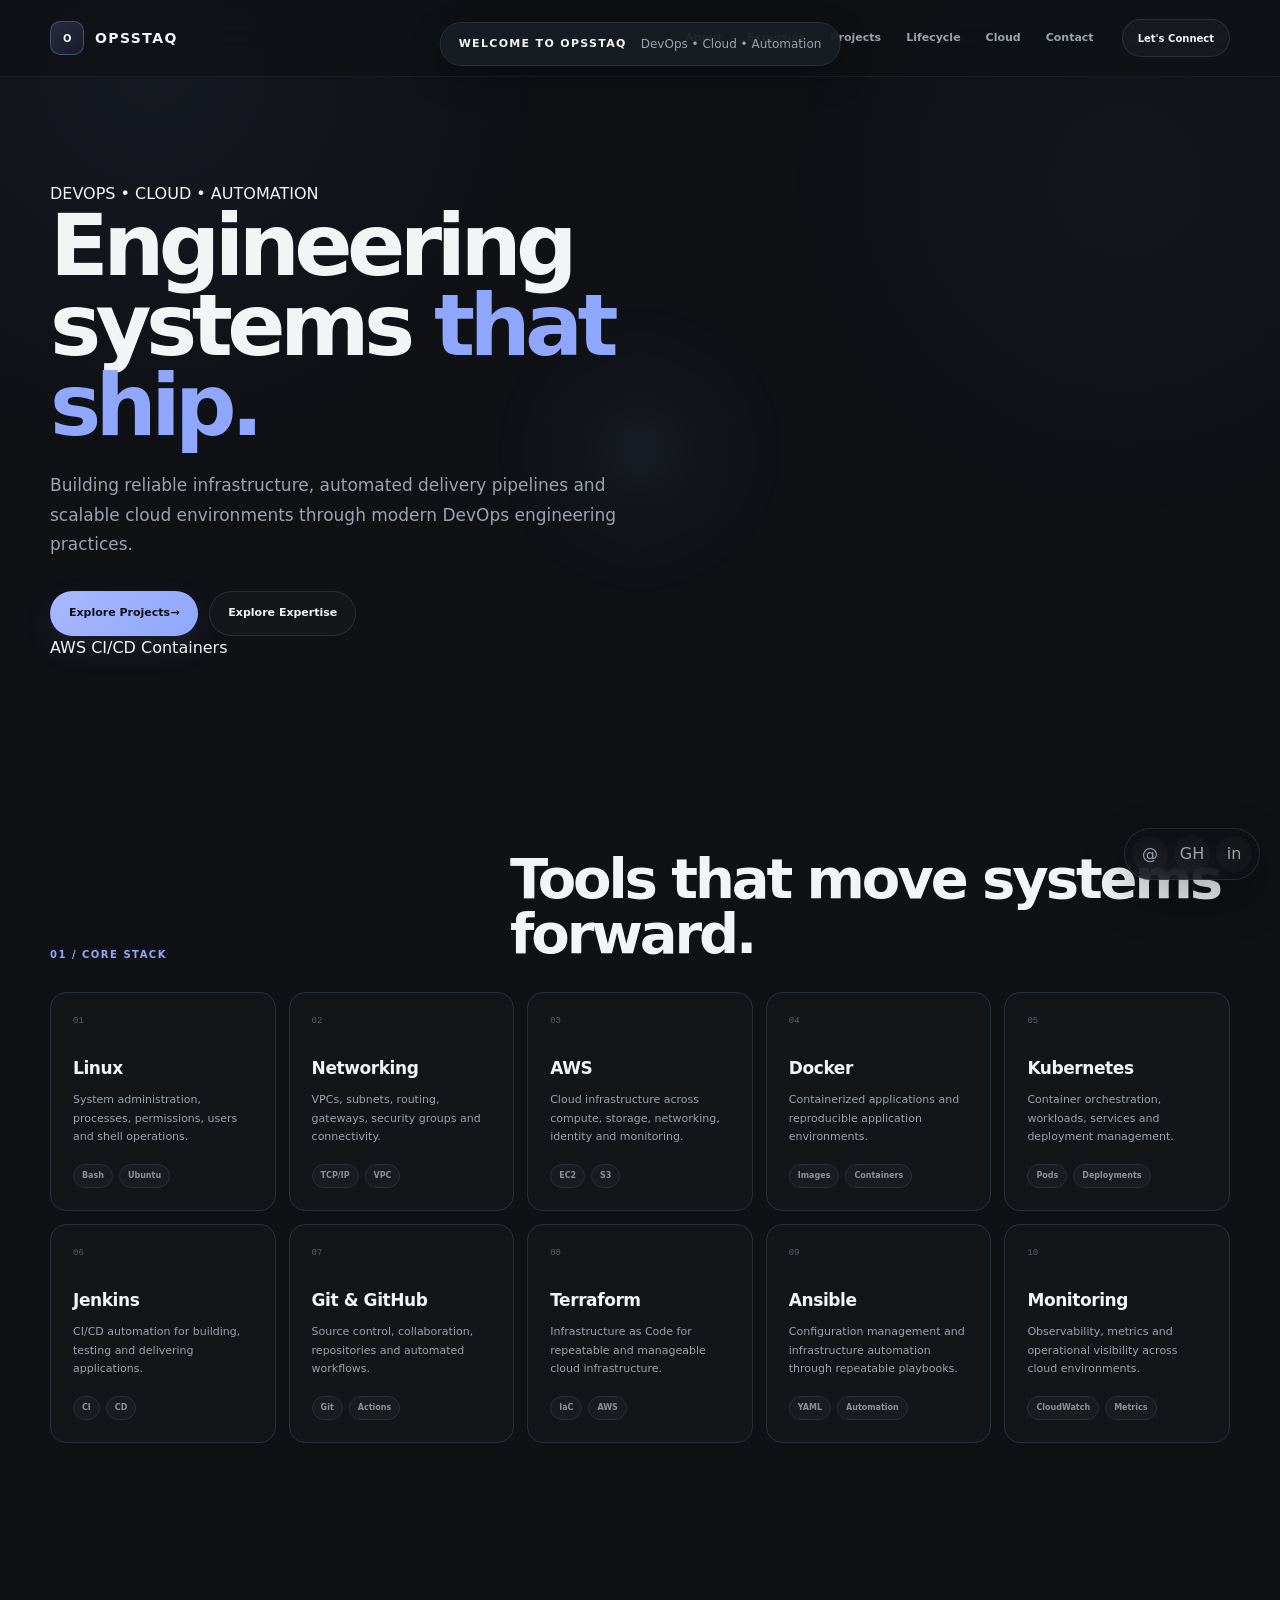
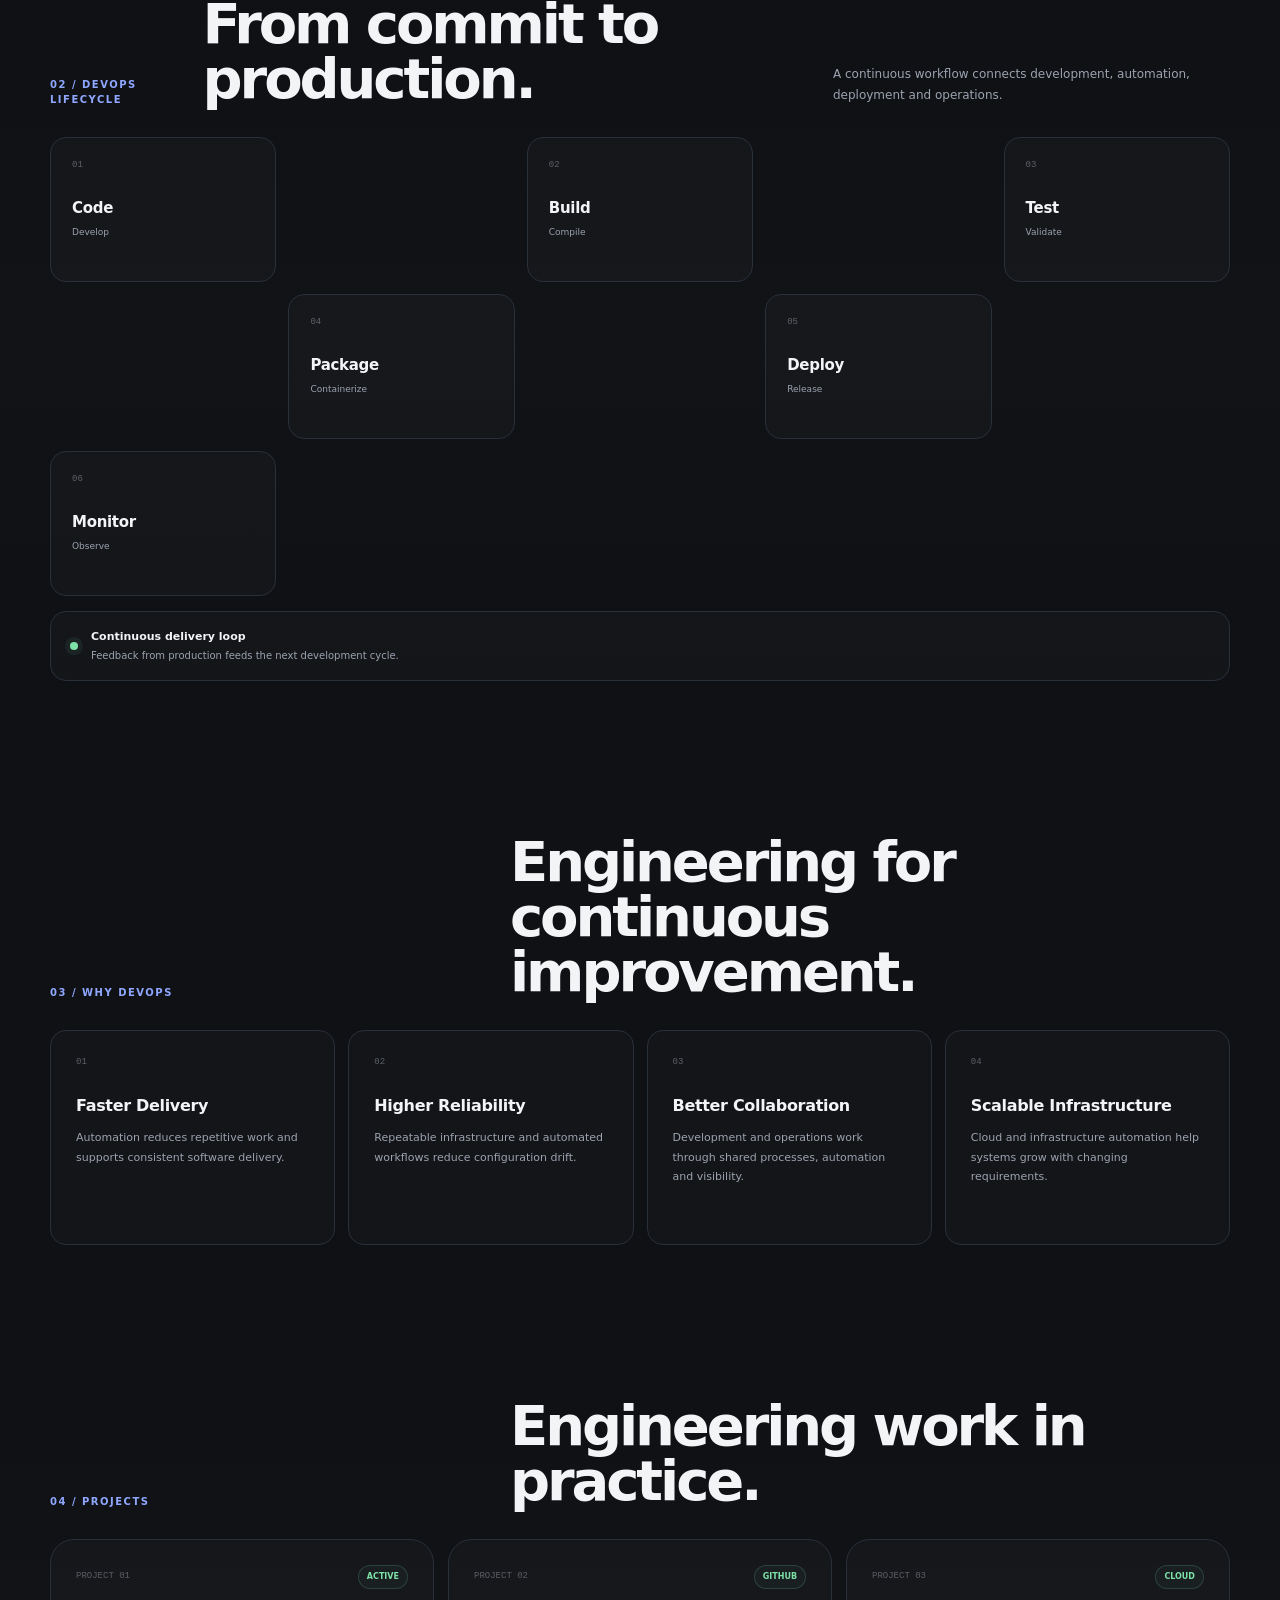
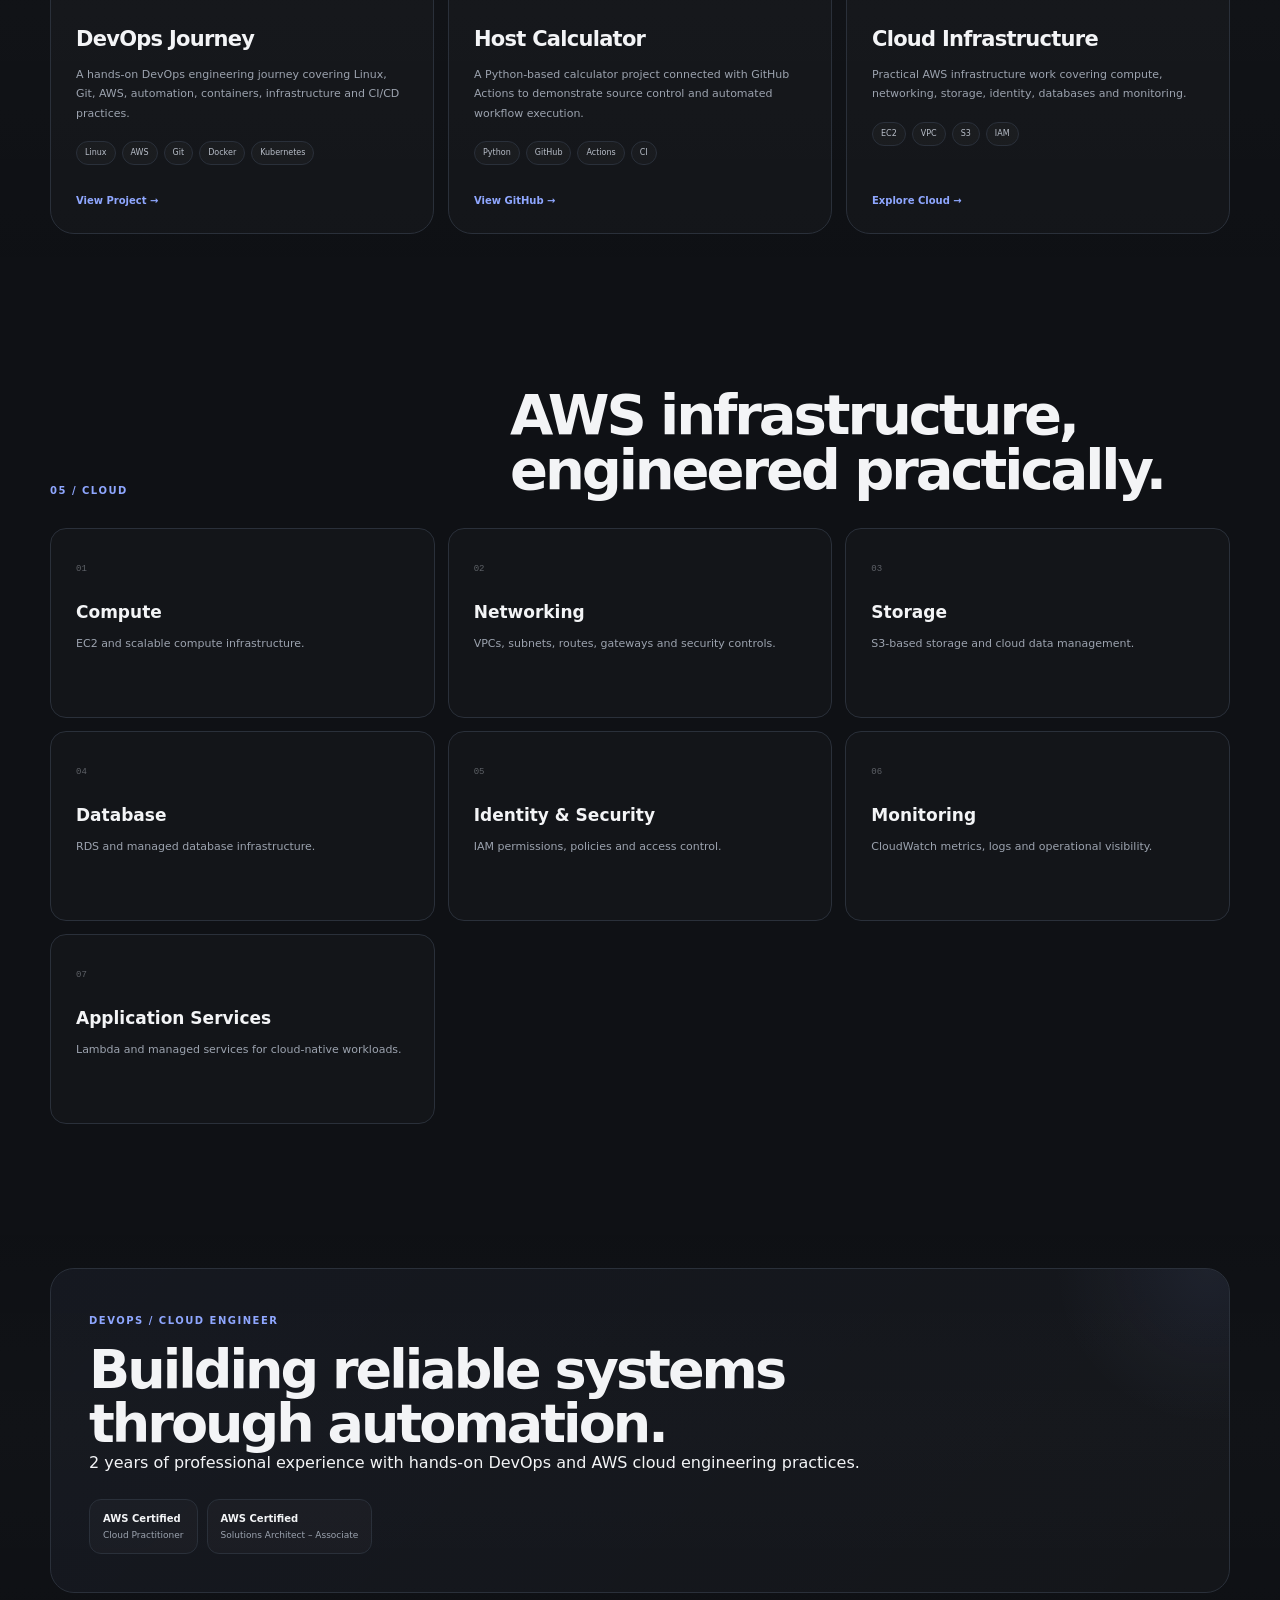
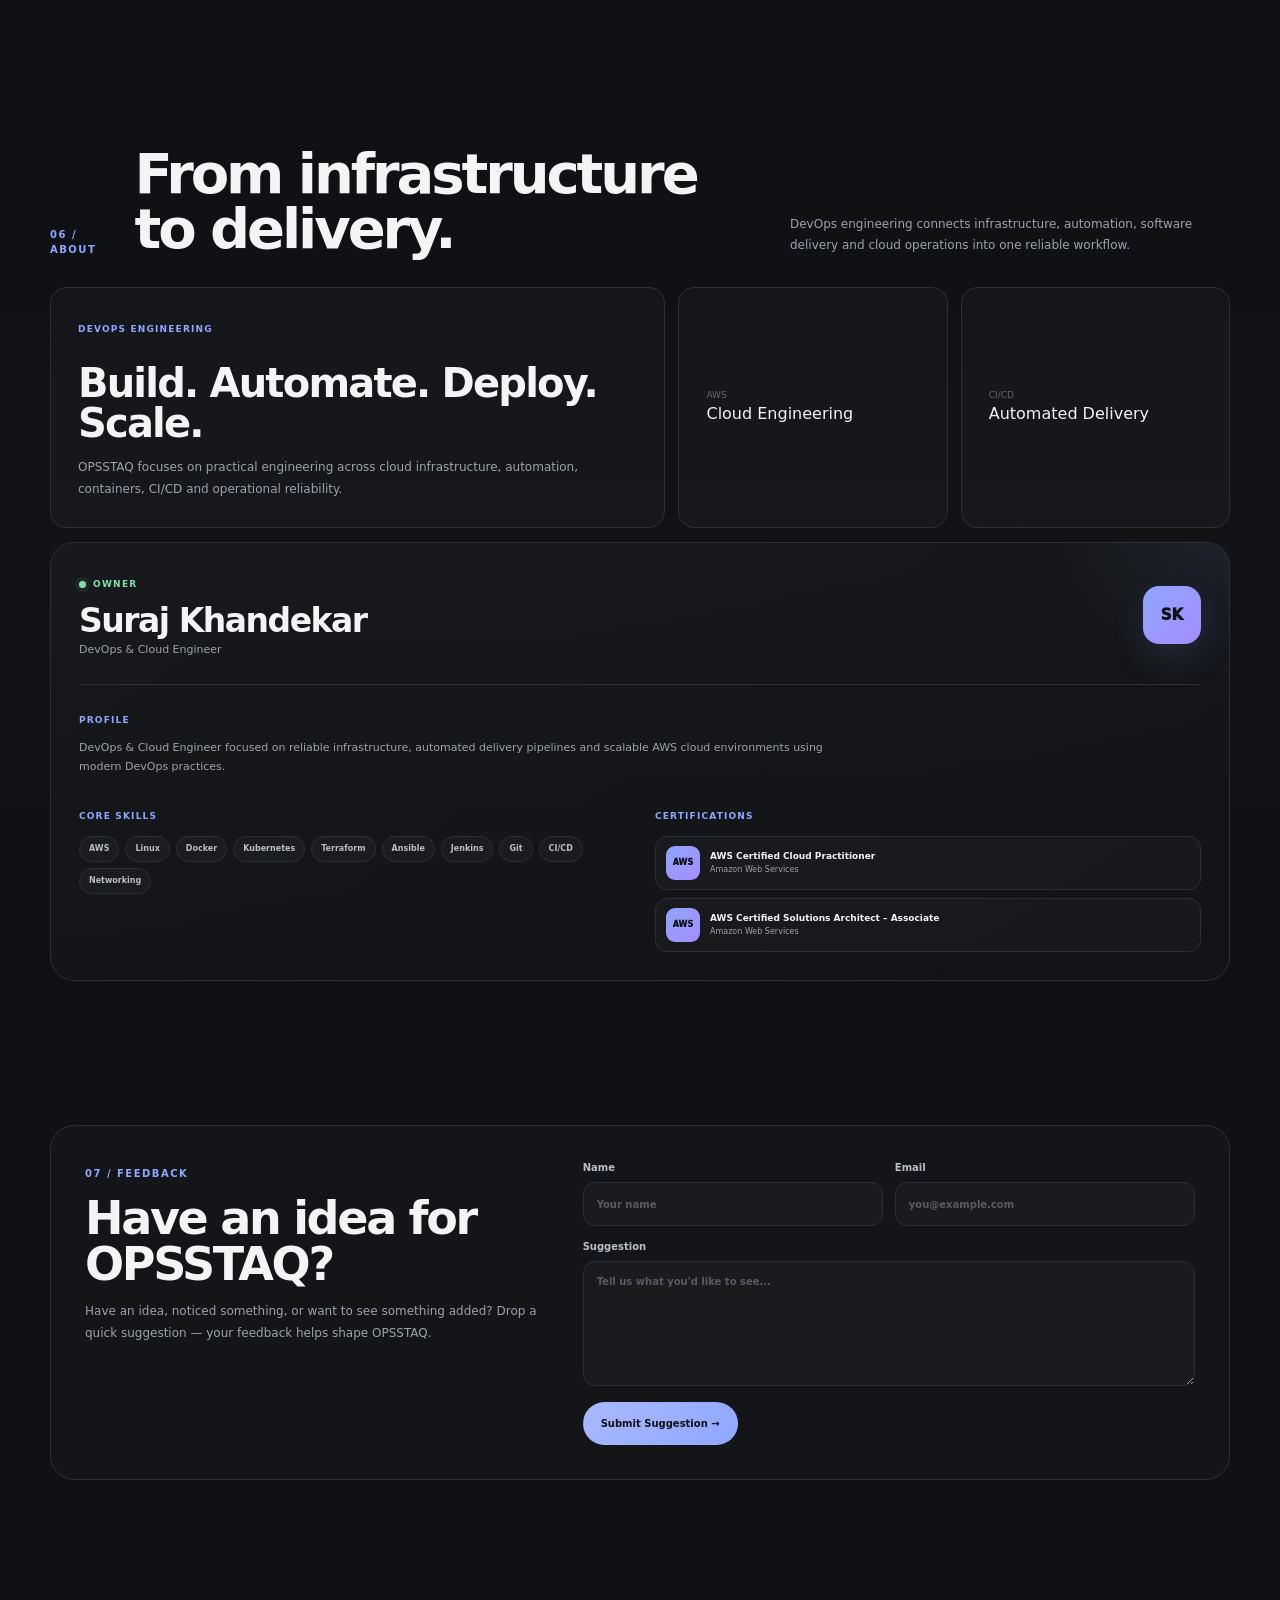
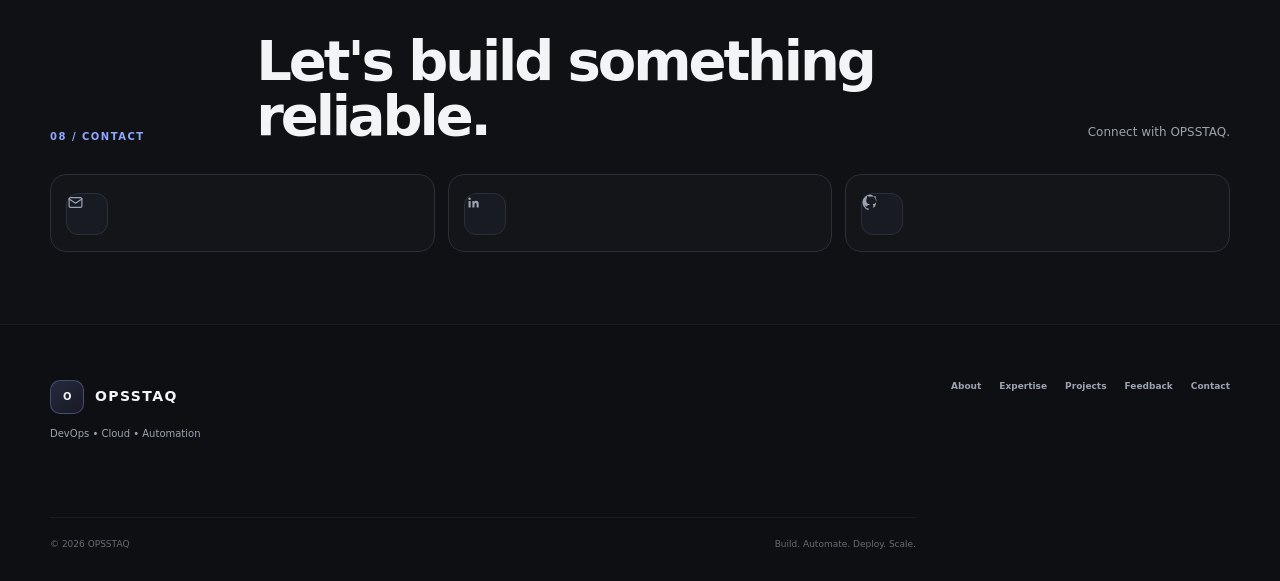
<file: index.html>
<!DOCTYPE html>
<html lang="en">
<head>
    <meta charset="UTF-8">

    <meta
        name="viewport"
        content="width=device-width, initial-scale=1.0"
    >

    <meta
        name="description"
        content="OPSSTAQ — DevOps, Cloud and Automation engineering focused on reliable infrastructure, automated delivery and scalable cloud systems."
    >

    <title>OPSSTAQ — DevOps • Cloud • Automation</title>

    <link
        rel="stylesheet"
        href="css/style.css"
    >
</head>

<body>


    <!-- ==================================================
         WELCOME MESSAGE
    =================================================== -->

    <div
        id="welcomeMessage"
        class="welcome-message"
        role="status"
        aria-live="polite"
    >
        <span class="welcome-label">WELCOME TO OPSSTAQ</span>

        <p>
            DevOps • Cloud • Automation
        </p>
    </div>


    <!-- Ambient cursor glow -->
    <div
        class="cursor-glow"
        aria-hidden="true"
    ></div>


    <!-- ==================================================
         HEADER
    =================================================== -->

    <header class="site-header">

        <div class="container header-inner">

            <a
                href="#top"
                class="brand"
                aria-label="OPSSTAQ Home"
            >
                <span class="brand-mark">O</span>

                <span class="brand-name">
                    OPSSTAQ
                </span>
            </a>


            <nav
                class="main-nav"
                aria-label="Main navigation"
            >
                <a href="#about">About</a>
                <a href="#expertise">Expertise</a>
                <a href="#projects">Projects</a>
                <a href="#lifecycle">Lifecycle</a>
                <a href="#cloud">Cloud</a>
                <a href="#contact">Contact</a>
            </nav>


            <a
                href="#contact"
                class="header-cta"
            >
                Let's Connect
            </a>

        </div>

    </header>


    <main id="top">


        <!-- ==================================================
             HERO
        =================================================== -->

        <section class="hero section">

            <div class="container hero-grid">

                <div class="hero-content reveal">

                    <span class="eyebrow">
                        DEVOPS • CLOUD • AUTOMATION
                    </span>


                    <h1>
                        Engineering systems
                        <span>that ship.</span>
                    </h1>


                    <p class="hero-description">
                        Building reliable infrastructure, automated
                        delivery pipelines and scalable cloud environments
                        through modern DevOps engineering practices.
                    </p>


                    <div class="hero-actions">

                        <a
                            href="#projects"
                            class="btn btn-primary"
                        >
                            Explore Projects
                            <span>→</span>
                        </a>


                        <a
                            href="#expertise"
                            class="btn btn-secondary"
                        >
                            Explore Expertise
                        </a>

                    </div>


                    <div class="hero-meta">

                        <span>
                            <i></i>
                            AWS
                        </span>

                        <span>
                            <i></i>
                            CI/CD
                        </span>

                        <span>
                            <i></i>
                            Containers
                        </span>

                    </div>

                </div>


                <!-- Terminal -->

                <div class="hero-terminal reveal">

                    <div class="terminal-header">

                        <div class="terminal-dots">
                            <span></span>
                            <span></span>
                            <span></span>
                        </div>

                        <span>
                            opsstaq-terminal
                        </span>

                    </div>


                    <div class="terminal-body">

                        <div>
                            <span class="terminal-prompt">$</span>
                            git push origin main
                        </div>

                        <div class="terminal-muted">
                            → Triggering CI/CD pipeline...
                        </div>

                        <div class="terminal-success">
                            ✓ Build completed
                        </div>

                        <div class="terminal-success">
                            ✓ Tests passed
                        </div>

                        <div class="terminal-success">
                            ✓ Container packaged
                        </div>

                        <div class="terminal-success">
                            ✓ Deployment completed
                        </div>

                        <div class="terminal-command">
                            <span class="terminal-prompt">$</span>
                            kubectl get pods
                        </div>

                        <div class="terminal-muted">
                            STATUS: Running
                        </div>

                    </div>

                </div>

            </div>

        </section>


        <!-- ==================================================
             CORE STACK
        =================================================== -->

        <section
            id="expertise"
            class="section"
        >

            <div class="container">

                <div class="section-heading reveal">

                    <span class="section-label">
                        01 / CORE STACK
                    </span>

                    <h2>
                        Tools that move
                        <span>systems forward.</span>
                    </h2>

                </div>


                <div class="service-grid">

                    <article class="service-card reveal">
                        <span class="service-number">01</span>
                        <h3>Linux</h3>
                        <p>
                            System administration, processes,
                            permissions, users and shell operations.
                        </p>

                        <div class="service-tags">
                            <span>Bash</span>
                            <span>Ubuntu</span>
                        </div>
                    </article>


                    <article class="service-card reveal">
                        <span class="service-number">02</span>
                        <h3>Networking</h3>
                        <p>
                            VPCs, subnets, routing, gateways,
                            security groups and connectivity.
                        </p>

                        <div class="service-tags">
                            <span>TCP/IP</span>
                            <span>VPC</span>
                        </div>
                    </article>


                    <article class="service-card reveal">
                        <span class="service-number">03</span>
                        <h3>AWS</h3>
                        <p>
                            Cloud infrastructure across compute,
                            storage, networking, identity and monitoring.
                        </p>

                        <div class="service-tags">
                            <span>EC2</span>
                            <span>S3</span>
                        </div>
                    </article>


                    <article class="service-card reveal">
                        <span class="service-number">04</span>
                        <h3>Docker</h3>
                        <p>
                            Containerized applications and reproducible
                            application environments.
                        </p>

                        <div class="service-tags">
                            <span>Images</span>
                            <span>Containers</span>
                        </div>
                    </article>


                    <article class="service-card reveal">
                        <span class="service-number">05</span>
                        <h3>Kubernetes</h3>
                        <p>
                            Container orchestration, workloads,
                            services and deployment management.
                        </p>

                        <div class="service-tags">
                            <span>Pods</span>
                            <span>Deployments</span>
                        </div>
                    </article>


                    <article class="service-card reveal">
                        <span class="service-number">06</span>
                        <h3>Jenkins</h3>
                        <p>
                            CI/CD automation for building, testing
                            and delivering applications.
                        </p>

                        <div class="service-tags">
                            <span>CI</span>
                            <span>CD</span>
                        </div>
                    </article>


                    <article class="service-card reveal">
                        <span class="service-number">07</span>
                        <h3>Git &amp; GitHub</h3>
                        <p>
                            Source control, collaboration,
                            repositories and automated workflows.
                        </p>

                        <div class="service-tags">
                            <span>Git</span>
                            <span>Actions</span>
                        </div>
                    </article>


                    <article class="service-card reveal">
                        <span class="service-number">08</span>
                        <h3>Terraform</h3>
                        <p>
                            Infrastructure as Code for repeatable
                            and manageable cloud infrastructure.
                        </p>

                        <div class="service-tags">
                            <span>IaC</span>
                            <span>AWS</span>
                        </div>
                    </article>


                    <article class="service-card reveal">
                        <span class="service-number">09</span>
                        <h3>Ansible</h3>
                        <p>
                            Configuration management and infrastructure
                            automation through repeatable playbooks.
                        </p>

                        <div class="service-tags">
                            <span>YAML</span>
                            <span>Automation</span>
                        </div>
                    </article>


                    <article class="service-card reveal">
                        <span class="service-number">10</span>
                        <h3>Monitoring</h3>
                        <p>
                            Observability, metrics and operational
                            visibility across cloud environments.
                        </p>

                        <div class="service-tags">
                            <span>CloudWatch</span>
                            <span>Metrics</span>
                        </div>
                    </article>

                </div>

            </div>

        </section>


        <!-- ==================================================
             DEVOPS LIFECYCLE
        =================================================== -->

        <section
            id="lifecycle"
            class="section section-soft"
        >

            <div class="container">

                <div class="section-heading reveal">

                    <span class="section-label">
                        02 / DEVOPS LIFECYCLE
                    </span>

                    <h2>
                        From commit
                        <span>to production.</span>
                    </h2>

                    <p>
                        A continuous workflow connects development,
                        automation, deployment and operations.
                    </p>

                </div>


                <div class="pipeline">

                    <div class="pipeline-step reveal">
                        <span>01</span>
                        <strong>Code</strong>
                        <small>Develop</small>
                    </div>

                    <div class="pipeline-line"></div>

                    <div class="pipeline-step reveal">
                        <span>02</span>
                        <strong>Build</strong>
                        <small>Compile</small>
                    </div>

                    <div class="pipeline-line"></div>

                    <div class="pipeline-step reveal">
                        <span>03</span>
                        <strong>Test</strong>
                        <small>Validate</small>
                    </div>

                    <div class="pipeline-line"></div>

                    <div class="pipeline-step reveal">
                        <span>04</span>
                        <strong>Package</strong>
                        <small>Containerize</small>
                    </div>

                    <div class="pipeline-line"></div>

                    <div class="pipeline-step reveal">
                        <span>05</span>
                        <strong>Deploy</strong>
                        <small>Release</small>
                    </div>

                    <div class="pipeline-line"></div>

                    <div class="pipeline-step reveal">
                        <span>06</span>
                        <strong>Monitor</strong>
                        <small>Observe</small>
                    </div>

                </div>


                <div class="pipeline-result reveal">

                    <span class="pipeline-result-dot"></span>

                    <div>
                        <strong>
                            Continuous delivery loop
                        </strong>

                        <p>
                            Feedback from production feeds the next
                            development cycle.
                        </p>
                    </div>

                </div>

            </div>

        </section>


        <!-- ==================================================
             WHY DEVOPS
        =================================================== -->

        <section class="section">

            <div class="container">

                <div class="section-heading reveal">

                    <span class="section-label">
                        03 / WHY DEVOPS
                    </span>

                    <h2>
                        Engineering for
                        <span>continuous improvement.</span>
                    </h2>

                </div>


                <div class="benefit-grid">

                    <article class="benefit-card reveal">
                        <span>01</span>

                        <h3>
                            Faster Delivery
                        </h3>

                        <p>
                            Automation reduces repetitive work and
                            supports consistent software delivery.
                        </p>
                    </article>


                    <article class="benefit-card reveal">
                        <span>02</span>

                        <h3>
                            Higher Reliability
                        </h3>

                        <p>
                            Repeatable infrastructure and automated
                            workflows reduce configuration drift.
                        </p>
                    </article>


                    <article class="benefit-card reveal">
                        <span>03</span>

                        <h3>
                            Better Collaboration
                        </h3>

                        <p>
                            Development and operations work through
                            shared processes, automation and visibility.
                        </p>
                    </article>


                    <article class="benefit-card reveal">
                        <span>04</span>

                        <h3>
                            Scalable Infrastructure
                        </h3>

                        <p>
                            Cloud and infrastructure automation help
                            systems grow with changing requirements.
                        </p>
                    </article>

                </div>

            </div>

        </section>


        <!-- ==================================================
             PROJECTS
        =================================================== -->

        <section
            id="projects"
            class="section section-soft"
        >

            <div class="container">

                <div class="section-heading reveal">

                    <span class="section-label">
                        04 / PROJECTS
                    </span>

                    <h2>
                        Engineering work
                        <span>in practice.</span>
                    </h2>

                </div>


                <div class="project-grid">

                    <article class="project-card reveal">

                        <div class="project-top">

                            <span class="project-index">
                                PROJECT 01
                            </span>

                            <span class="project-status">
                                ACTIVE
                            </span>

                        </div>


                        <h3>
                            DevOps Journey
                        </h3>


                        <p>
                            A hands-on DevOps engineering journey covering
                            Linux, Git, AWS, automation, containers,
                            infrastructure and CI/CD practices.
                        </p>


                        <div class="project-tags">
                            <span>Linux</span>
                            <span>AWS</span>
                            <span>Git</span>
                            <span>Docker</span>
                            <span>Kubernetes</span>
                        </div>


                        <a
                            href="projects/devops-journey.html"
                            class="project-link"
                            target="_blank"
                            rel="noopener noreferrer"
                        >
                            View Project →
                        </a>

                    </article>


                    <article class="project-card reveal">

                        <div class="project-top">

                            <span class="project-index">
                                PROJECT 02
                            </span>

                            <span class="project-status">
                                GITHUB
                            </span>

                        </div>


                        <h3>
                            Host Calculator
                        </h3>


                        <p>
                            A Python-based calculator project connected
                            with GitHub Actions to demonstrate source
                            control and automated workflow execution.
                        </p>


                        <div class="project-tags">
                            <span>Python</span>
                            <span>GitHub</span>
                            <span>Actions</span>
                            <span>CI</span>
                        </div>


                        <a
                            href="https://github.com/CoderSuraj18/Host-calculator"
                            class="project-link"
                            target="_blank"
                            rel="noopener noreferrer"
                        >
                            View GitHub →
                        </a>

                    </article>


                    <article class="project-card reveal">

                        <div class="project-top">

                            <span class="project-index">
                                PROJECT 03
                            </span>

                            <span class="project-status">
                                CLOUD
                            </span>

                        </div>


                        <h3>
                            Cloud Infrastructure
                        </h3>


                        <p>
                            Practical AWS infrastructure work covering
                            compute, networking, storage, identity,
                            databases and monitoring.
                        </p>


                        <div class="project-tags">
                            <span>EC2</span>
                            <span>VPC</span>
                            <span>S3</span>
                            <span>IAM</span>
                        </div>


                        <a
                            href="#cloud"
                            class="project-link"
                        >
                            Explore Cloud →
                        </a>

                    </article>

                </div>

            </div>

        </section>


        <!-- ==================================================
             AWS CLOUD
        =================================================== -->

        <section
            id="cloud"
            class="section"
        >

            <div class="container">

                <div class="section-heading reveal">

                    <span class="section-label">
                        05 / CLOUD
                    </span>

                    <h2>
                        AWS infrastructure,
                        <span>engineered practically.</span>
                    </h2>

                </div>


                <div class="cloud-grid">

                    <article class="cloud-card reveal">
                        <span>01</span>
                        <h3>Compute</h3>
                        <p>
                            EC2 and scalable compute infrastructure.
                        </p>
                    </article>


                    <article class="cloud-card reveal">
                        <span>02</span>
                        <h3>Networking</h3>
                        <p>
                            VPCs, subnets, routes, gateways and
                            security controls.
                        </p>
                    </article>


                    <article class="cloud-card reveal">
                        <span>03</span>
                        <h3>Storage</h3>
                        <p>
                            S3-based storage and cloud data management.
                        </p>
                    </article>


                    <article class="cloud-card reveal">
                        <span>04</span>
                        <h3>Database</h3>
                        <p>
                            RDS and managed database infrastructure.
                        </p>
                    </article>


                    <article class="cloud-card reveal">
                        <span>05</span>
                        <h3>Identity &amp; Security</h3>
                        <p>
                            IAM permissions, policies and access control.
                        </p>
                    </article>


                    <article class="cloud-card reveal">
                        <span>06</span>
                        <h3>Monitoring</h3>
                        <p>
                            CloudWatch metrics, logs and operational
                            visibility.
                        </p>
                    </article>


                    <article class="cloud-card reveal">
                        <span>07</span>
                        <h3>Application Services</h3>
                        <p>
                            Lambda and managed services for
                            cloud-native workloads.
                        </p>
                    </article>

                </div>

            </div>

        </section>


        <!-- ==================================================
             RESUME / ENGINEER PROFILE
        =================================================== -->

        <section class="section section-soft">

            <div class="container">

                <article class="resume-card reveal">

                    <div>

                        <span class="section-label">
                            DEVOPS / CLOUD ENGINEER
                        </span>

                        <h2>
                            Building reliable systems
                            through automation.
                        </h2>

                        <p>
                            2 years of professional experience with
                            hands-on DevOps and AWS cloud engineering
                            practices.
                        </p>

                    </div>


                    <div class="resume-certifications">

                        <div>
                            <strong>
                                AWS Certified
                            </strong>

                            <span>
                                Cloud Practitioner
                            </span>
                        </div>


                        <div>
                            <strong>
                                AWS Certified
                            </strong>

                            <span>
                                Solutions Architect – Associate
                            </span>
                        </div>

                    </div>

                </article>

            </div>

        </section>


        <!-- ==================================================
             ABOUT + OWNER PROFILE
        =================================================== -->

        <section
            id="about"
            class="section section-soft"
        >

            <div class="container">

                <div class="section-heading reveal">

                    <span class="section-label">
                        06 / ABOUT
                    </span>


                    <h2>
                        From infrastructure
                        <span>to delivery.</span>
                    </h2>


                    <p>
                        DevOps engineering connects infrastructure,
                        automation, software delivery and cloud
                        operations into one reliable workflow.
                    </p>

                </div>


                <div class="about-grid">

                    <article class="about-card reveal">

                        <span class="card-kicker">
                            DEVOPS ENGINEERING
                        </span>


                        <h3>
                            Build. Automate.
                            Deploy. Scale.
                        </h3>


                        <p>
                            OPSSTAQ focuses on practical engineering
                            across cloud infrastructure, automation,
                            containers, CI/CD and operational reliability.
                        </p>

                    </article>


                    <article class="stat-card reveal">

                        <span class="stat-value">
                            AWS
                        </span>

                        <span class="stat-label">
                            Cloud Engineering
                        </span>

                    </article>


                    <article class="stat-card reveal">

                        <span class="stat-value">
                            CI/CD
                        </span>

                        <span class="stat-label">
                            Automated Delivery
                        </span>

                    </article>

                </div>


                <!-- Owner Profile -->

                <article class="owner-profile-card reveal">

                    <div class="owner-profile-top">

                        <div class="owner-identity">

                            <span class="owner-status">
                                <span class="owner-status-dot"></span>
                                OWNER
                            </span>


                            <h3>
                                Suraj Khandekar
                            </h3>


                            <p>
                                DevOps &amp; Cloud Engineer
                            </p>

                        </div>


                        <div
                            class="owner-mark"
                            aria-hidden="true"
                        >
                            SK
                        </div>

                    </div>


                    <div class="owner-summary">

                        <span class="owner-label">
                            PROFILE
                        </span>


                        <p>
                            DevOps &amp; Cloud Engineer focused on
                            reliable infrastructure, automated delivery
                            pipelines and scalable AWS cloud environments
                            using modern DevOps practices.
                        </p>

                    </div>


                    <div class="owner-details">

                        <div class="owner-detail-group">

                            <span class="owner-label">
                                CORE SKILLS
                            </span>


                            <div class="owner-skills">

                                <span>AWS</span>
                                <span>Linux</span>
                                <span>Docker</span>
                                <span>Kubernetes</span>
                                <span>Terraform</span>
                                <span>Ansible</span>
                                <span>Jenkins</span>
                                <span>Git</span>
                                <span>CI/CD</span>
                                <span>Networking</span>

                            </div>

                        </div>


                        <div class="owner-detail-group">

                            <span class="owner-label">
                                CERTIFICATIONS
                            </span>


                            <div class="owner-certifications">

                                <div class="owner-cert">

                                    <span class="cert-icon">
                                        AWS
                                    </span>


                                    <div>

                                        <strong>
                                            AWS Certified Cloud Practitioner
                                        </strong>

                                        <small>
                                            Amazon Web Services
                                        </small>

                                    </div>

                                </div>


                                <div class="owner-cert">

                                    <span class="cert-icon">
                                        AWS
                                    </span>


                                    <div>

                                        <strong>
                                            AWS Certified Solutions Architect –
                                            Associate
                                        </strong>

                                        <small>
                                            Amazon Web Services
                                        </small>

                                    </div>

                                </div>

                            </div>

                        </div>

                    </div>

                </article>

            </div>

        </section>


        <!-- ==================================================
             SUGGESTIONS / FEEDBACK
        =================================================== -->

        <section
            id="suggestions"
            class="section"
        >

            <div class="container">

                <article class="suggestion-card reveal">

                    <div class="suggestion-content">

                        <span class="section-label">
                            07 / FEEDBACK
                        </span>


                        <h2>
                            Have an idea
                            <span>for OPSSTAQ?</span>
                        </h2>


                        <p>
                            Have an idea, noticed something, or want to
                            see something added? Drop a quick suggestion —
                            your feedback helps shape OPSSTAQ.
                        </p>

                    </div>


                    <form
                        id="suggestionForm"
                        class="suggestion-form"
                    >

                        <div class="form-row">

                            <label>
                                Name

                                <input
                                    type="text"
                                    name="name"
                                    required
                                    autocomplete="name"
                                    placeholder="Your name"
                                >
                            </label>


                            <label>
                                Email

                                <input
                                    type="email"
                                    name="email"
                                    required
                                    autocomplete="email"
                                    placeholder="you@example.com"
                                >
                            </label>

                        </div>


                        <label>
                            Suggestion

                            <textarea
                                name="suggestion"
                                rows="5"
                                required
                                placeholder="Tell us what you'd like to see..."
                            ></textarea>
                        </label>


                        <div class="form-actions">

                            <button
                                type="submit"
                                class="suggestion-submit"
                            >
                                Submit Suggestion →
                            </button>


                            <span
                                id="formStatus"
                                class="form-status"
                                aria-live="polite"
                            ></span>

                        </div>

                    </form>

                </article>

            </div>

        </section>




        <!-- ==================================================
             CONTACT
        =================================================== -->

        <section
            id="contact"
            class="section"
        >

            <div class="container">

                <div class="section-heading reveal">

                    <span class="section-label">
                        08 / CONTACT
                    </span>


                    <h2>
                        Let's build something
                        <span>reliable.</span>
                    </h2>


                    <p>
                        Connect with OPSSTAQ.
                    </p>

                </div>


                <div class="contact-grid">


                    <!-- Email -->

                    <a
                        href="mailto:khandekarsuraj67@gmail.com"
                        class="contact-action reveal"
                        aria-label="Send email to Suraj Khandekar"
                    >

                        <span class="contact-icon">

                            <svg
                                viewBox="0 0 24 24"
                                width="30"
                                height="30"
                                fill="none"
                                stroke="currentColor"
                                stroke-width="1.7"
                                stroke-linecap="round"
                                stroke-linejoin="round"
                                aria-hidden="true"
                            >
                                <rect
                                    x="3"
                                    y="5"
                                    width="18"
                                    height="14"
                                    rx="2"
                                ></rect>

                                <path
                                    d="m3 7 9 6 9-6"
                                ></path>
                            </svg>

                        </span>

                    </a>


                    <!-- LinkedIn -->

                    <a
                        href="https://www.linkedin.com/in/suraj-khandekar-51581b179"
                        class="contact-action reveal"
                        target="_blank"
                        rel="noopener noreferrer"
                        aria-label="Open Suraj Khandekar LinkedIn profile"
                    >

                        <span class="contact-icon">

                            <svg
                                viewBox="0 0 24 24"
                                width="30"
                                height="30"
                                fill="currentColor"
                                aria-hidden="true"
                            >
                                <path
                                    d="M6.5 8.5A1.75 1.75 0 1 0 6.5 5a1.75 1.75 0 0 0 0 3.5ZM5 10h3v9H5v-9Zm5 0h2.9v1.23h.04c.4-.76 1.38-1.56 2.84-1.56 3.04 0 3.6 2 3.6 4.6V19h-3v-4.17c0-1-.02-2.28-1.39-2.28-1.39 0-1.6 1.08-1.6 2.2V19h-3v-9Z"
                                ></path>
                            </svg>

                        </span>

                    </a>


                    <!-- GitHub -->

                    <a
                        href="https://github.com/CoderSuraj18"
                        class="contact-action reveal"
                        target="_blank"
                        rel="noopener noreferrer"
                        aria-label="Open CoderSuraj18 GitHub profile"
                    >

                        <span class="contact-icon">

                            <svg
                                viewBox="0 0 24 24"
                                width="30"
                                height="30"
                                fill="currentColor"
                                aria-hidden="true"
                            >
                                <path
                                    d="M12 .75a11.25 11.25 0 0 0-3.56 21.92c.56.1.77-.24.77-.54v-2.1c-3.13.68-3.79-1.33-3.79-1.33-.51-1.3-1.25-1.65-1.25-1.65-1.02-.7.08-.69.08-.69 1.13.08 1.73 1.16 1.73 1.16 1 .1 1.57-.99 1.57-.99.9-1.56 2.34-1.11 2.91-.85.09-.69.35-1.11.63-1.37-2.5-.28-5.13-1.25-5.13-5.57 0-1.23.44-2.23 1.16-3.02-.12-.28-.5-1.43.11-2.98 0 0 .95-.3 3.1 1.15a10.7 10.7 0 0 1 5.64 0c2.15-1.45 3.1-1.15 3.1-1.15.61 1.55.23 2.7.11 2.98.72.79 1.16 1.79 1.16 3.02 0 4.33-2.64 5.29-5.15 5.57.36.31.68.92.68 1.86v2.75c0 .3.2.65.78.54A11.25 11.25 0 0 0 12 .75Z"
                                ></path>
                            </svg>

                        </span>

                    </a>

                </div>

            </div>

        </section>

    </main>


    <!-- ==================================================
         FLOATING CONTACT DOCK
    =================================================== -->

    <div class="floating-dock">

        <a
            href="mailto:khandekarsuraj67@gmail.com"
            class="dock-item"
            aria-label="Email"
        >
            @
        </a>


        <a
            href="https://github.com/CoderSuraj18"
            class="dock-item"
            target="_blank"
            rel="noopener noreferrer"
            aria-label="GitHub"
        >
            GH
        </a>


        <a
            href="https://www.linkedin.com/in/suraj-khandekar-51581b179"
            class="dock-item"
            target="_blank"
            rel="noopener noreferrer"
            aria-label="LinkedIn"
        >
            in
        </a>

    </div>


    <!-- ==================================================
         FOOTER
    =================================================== -->

    <footer class="site-footer">

        <div class="container footer-inner">

            <div class="footer-brand">

                <a
                    href="#top"
                    class="brand"
                >
                    <span class="brand-mark">O</span>

                    <span class="brand-name">
                        OPSSTAQ
                    </span>
                </a>


                <p>
                    DevOps • Cloud • Automation
                </p>

            </div>


            <div class="footer-links">

                <a href="#about">About</a>
                <a href="#expertise">Expertise</a>
                <a href="#projects">Projects</a>
                <a href="#suggestions">Feedback</a>
                <a href="#contact">Contact</a>

            </div>


            <div class="footer-bottom">

                <span>
                    ©
                    <span data-current-year></span>
                    OPSSTAQ
                </span>


                <span>
                    Build. Automate. Deploy. Scale.
                </span>

            </div>

        </div>

    </footer>


    <script src="js/script.js"></script>

</body>
</html>
</file>
<file: css/style.css>
/* =========================================================
   OPSSTAQ
   DevOps • Cloud • Automation
   Main Website Stylesheet
   ========================================================= */


/* =========================================================
   01. ROOT VARIABLES
   ========================================================= */

:root {
    --bg: #0f1115;
    --bg-soft: #14171d;
    --surface: #191d24;
    --surface-soft: #171a20;

    --border: #2a303a;
    --border-light: rgba(255, 255, 255, 0.10);

    --text: #f3f4f6;
    --text-soft: #d5d9e0;
    --muted: #9ca3af;
    --muted-light: #b8bec8;

    --blue: #8fa7ff;
    --blue-soft: rgba(143, 167, 255, 0.12);

    --violet: #a58cff;
    --green: #7ee2a8;

    --danger: #ff8f8f;

    --container: 1180px;

    --radius-sm: 10px;
    --radius-md: 16px;
    --radius-lg: 24px;

    --transition:
        220ms cubic-bezier(0.2, 0.7, 0.2, 1);

    --reveal-delay: 0ms;
}


/* =========================================================
   02. RESET
   ========================================================= */

*,
*::before,
*::after {
    box-sizing: border-box;
}

html {
    scroll-behavior: smooth;
}

body {
    margin: 0;

    min-width: 320px;

    color: var(--text);
    background: var(--bg);

    font-family:
        Inter,
        ui-sans-serif,
        system-ui,
        -apple-system,
        BlinkMacSystemFont,
        "Segoe UI",
        sans-serif;

    line-height: 1.5;

    overflow-x: hidden;
}

body::before {
    content: "";

    position: fixed;
    inset: 0;

    z-index: -3;

    pointer-events: none;

    background:
        radial-gradient(
            circle at 12% 8%,
            rgba(143, 167, 255, 0.055),
            transparent 28%
        ),
        radial-gradient(
            circle at 88% 20%,
            rgba(165, 140, 255, 0.04),
            transparent 26%
        );
}

body::after {
    content: "";

    position: fixed;
    inset: 0;

    z-index: -2;

    pointer-events: none;

    background:
        linear-gradient(
            90deg,
            rgba(255, 255, 255, 0.012) 1px,
            transparent 1px
        ),
        linear-gradient(
            rgba(255, 255, 255, 0.012) 1px,
            transparent 1px
        );

    background-size: 72px 72px;

    mask-image:
        linear-gradient(
            to bottom,
            black,
            transparent 72%
        );

    opacity: 0.35;
}

img,
svg {
    display: block;

    max-width: 100%;
}

button,
input,
textarea {
    font: inherit;
}

button {
    border: 0;
}

a {
    color: inherit;

    text-decoration: none;
}

p,
h1,
h2,
h3,
h4 {
    margin: 0;
}

ul,
ol {
    margin: 0;
    padding: 0;

    list-style: none;
}


/* =========================================================
   03. CURSOR AMBIENT GLOW
   ========================================================= */

.cursor-glow {
    position: fixed;

    left: 0;
    top: 0;

    width: 300px;
    height: 300px;

    z-index: -1;

    pointer-events: none;

    border-radius: 50%;

    background:
        radial-gradient(
            circle,
            rgba(143, 167, 255, 0.07),
            rgba(143, 167, 255, 0.025) 30%,
            transparent 70%
        );

    filter: blur(8px);

    transform:
        translate3d(
            50vw,
            50vh,
            0
        )
        translate(-50%, -50%);
}


/* =========================================================
   04. GLOBAL CONTAINER
   ========================================================= */

.container {
    width: min(
        calc(100% - 40px),
        var(--container)
    );

    margin-inline: auto;
}


/* =========================================================
   05. HEADER
   ========================================================= */

.site-header {
    position: sticky;

    top: 0;

    z-index: 100;

    border-bottom:
        1px solid rgba(255, 255, 255, 0.055);

    background:
        rgba(15, 17, 21, 0.78);

    backdrop-filter: blur(18px);
    -webkit-backdrop-filter: blur(18px);
}

.header-inner {
    min-height: 76px;

    display: flex;

    align-items: center;

    justify-content: space-between;

    gap: 28px;
}


/* ---------------------------------------------------------
   BRAND
   --------------------------------------------------------- */

.brand {
    display: inline-flex;

    align-items: center;

    gap: 11px;

    flex-shrink: 0;

    transition:
        transform var(--transition),
        opacity var(--transition);
}

.brand:hover,
.brand-active {
    transform: translateY(-1px);

    opacity: 0.92;
}

.brand-mark {
    width: 34px;
    height: 34px;

    display: grid;
    place-items: center;

    border:
        1px solid rgba(143, 167, 255, 0.32);

    border-radius: 10px;

    color: var(--text);

    background:
        linear-gradient(
            145deg,
            rgba(143, 167, 255, 0.18),
            rgba(165, 140, 255, 0.08)
        );

    font-size: 10px;
    font-weight: 900;

    letter-spacing: -0.04em;
}

.brand-name {
    color: var(--text);

    font-size: 14px;
    font-weight: 850;

    letter-spacing: 0.10em;
}


/* ---------------------------------------------------------
   NAVIGATION
   --------------------------------------------------------- */

.main-nav {
    display: flex;

    align-items: center;

    justify-content: center;

    gap: 25px;

    margin-left: auto;
}

.main-nav a {
    position: relative;

    color: var(--muted);

    font-size: 11px;
    font-weight: 650;

    transition:
        color var(--transition);
}

.main-nav a::after {
    content: "";

    position: absolute;

    left: 0;
    right: 0;
    bottom: -8px;

    height: 1px;

    transform:
        scaleX(0);

    transform-origin: center;

    background: var(--blue);

    transition:
        transform var(--transition);
}

.main-nav a:hover {
    color: var(--text);
}

.main-nav a:hover::after {
    transform: scaleX(1);
}


/* ---------------------------------------------------------
   HEADER CTA
   --------------------------------------------------------- */

.header-cta {
    display: inline-flex;

    align-items: center;
    justify-content: center;

    min-height: 38px;

    padding:
        0 15px;

    border:
        1px solid var(--border-light);

    border-radius: 999px;

    color: var(--text);

    background:
        rgba(255, 255, 255, 0.035);

    font-size: 10px;
    font-weight: 800;

    transition:
        transform var(--transition),
        border-color var(--transition),
        background var(--transition);
}

.header-cta:hover {
    transform: translateY(-2px);

    border-color:
        rgba(143, 167, 255, 0.35);

    background:
        rgba(143, 167, 255, 0.07);
}


/* =========================================================
   06. SECTIONS
   ========================================================= */

.section {
    position: relative;

    padding:
        72px 0;
}

.section-soft {
    background:
        linear-gradient(
            180deg,
            transparent,
            rgba(255, 255, 255, 0.012),
            transparent
        );
}

.section-heading {
    display: flex;

    align-items: flex-end;

    justify-content: space-between;

    gap: 30px;

    margin-bottom: 30px;
}

.section-label {
    display: inline-block;

    color: var(--blue);

    font-size: 10px;
    font-weight: 850;

    letter-spacing: 0.15em;

    text-transform: uppercase;
}

.section-heading h2 {
    max-width: 720px;

    margin-top: 10px;

    font-size:
        clamp(32px, 5vw, 56px);

    line-height: 0.98;

    letter-spacing: -0.055em;
}

.section-heading p {
    max-width: 440px;

    color: var(--muted);

    font-size: 12px;
    line-height: 1.8;
}


/* =========================================================
   07. HERO
   ========================================================= */

.hero {
    padding-top: 105px;
    padding-bottom: 110px;
}

.hero-grid {
    display: grid;

    grid-template-columns:
        minmax(0, 1.05fr)
        minmax(420px, 0.95fr);

    align-items: center;

    gap: 70px;
}

.hero-content {
    max-width: 720px;
}

.hero-content .section-label {
    margin-bottom: 20px;
}

.hero h1 {
    max-width: 760px;

    font-size:
        clamp(48px, 7vw, 86px);

    line-height: 0.93;

    letter-spacing: -0.065em;
}

.hero h1 span {
    color: var(--blue);
}

.hero-content > p {
    max-width: 620px;

    margin-top: 25px;

    color: var(--muted);

    font-size:
        clamp(14px, 1.6vw, 17px);

    line-height: 1.75;
}

.hero-actions {
    display: flex;

    align-items: center;

    flex-wrap: wrap;

    gap: 11px;

    margin-top: 31px;
}


/* =========================================================
   08. BUTTONS
   ========================================================= */

.btn {
    display: inline-flex;

    align-items: center;
    justify-content: center;

    min-height: 45px;

    padding:
        0 18px;

    border:
        1px solid transparent;

    border-radius: 999px;

    font-size: 11px;
    font-weight: 800;

    cursor: pointer;

    transition:
        transform var(--transition),
        border-color var(--transition),
        background var(--transition),
        box-shadow var(--transition);
}

.btn:hover {
    transform: translateY(-2px);
}

.btn-primary {
    color: #0f1115;

    background:
        linear-gradient(
            135deg,
            #aab9ff,
            #8fa7ff
        );

    box-shadow:
        0 12px 30px rgba(143, 167, 255, 0.10);
}

.btn-primary:hover {
    box-shadow:
        0 16px 36px rgba(143, 167, 255, 0.16);
}

.btn-secondary {
    border-color: var(--border-light);

    color: var(--text);

    background:
        rgba(255, 255, 255, 0.025);
}

.btn-secondary:hover {
    border-color:
        rgba(143, 167, 255, 0.35);

    background:
        rgba(143, 167, 255, 0.06);
}


/* =========================================================
   09. HERO TERMINAL
   ========================================================= */

.hero-terminal {
    position: relative;

    width: 100%;

    border:
        1px solid var(--border);

    border-radius: var(--radius-lg);

    overflow: hidden;

    background:
        linear-gradient(
            145deg,
            rgba(25, 29, 36, 0.96),
            rgba(15, 17, 21, 0.94)
        );

    box-shadow:
        0 30px 90px rgba(0, 0, 0, 0.28);
}

.hero-terminal::before {
    content: "";

    position: absolute;

    width: 240px;
    height: 240px;

    right: -100px;
    top: -100px;

    border-radius: 50%;

    background:
        radial-gradient(
            circle,
            rgba(143, 167, 255, 0.10),
            transparent 68%
        );

    pointer-events: none;
}

.terminal-header {
    min-height: 47px;

    display: flex;

    align-items: center;

    justify-content: space-between;

    padding:
        0 18px;

    border-bottom:
        1px solid var(--border);

    color:
        rgba(195, 200, 210, 0.45);

    font-size: 9px;
    font-weight: 700;

    letter-spacing: 0.08em;
}

.terminal-dots {
    display: flex;

    align-items: center;

    gap: 6px;
}

.terminal-dots span {
    width: 7px;
    height: 7px;

    border-radius: 50%;

    background:
        rgba(255, 255, 255, 0.18);
}

.terminal-body {
    padding: 29px;

    font-family:
        "SFMono-Regular",
        Consolas,
        "Liberation Mono",
        monospace;

    font-size: 12px;

    line-height: 2;
}

.terminal-line {
    min-height: 24px;
}

.terminal-prompt {
    color: var(--blue);

    margin-right: 7px;
}

.terminal-command {
    color: var(--text);
}

.terminal-muted {
    color:
        rgba(195, 200, 210, 0.48);
}

.terminal-success {
    color: var(--green);
}


/* =========================================================
   10. CORE STACK / SERVICES
   ========================================================= */

.service-grid {
    display: grid;

    grid-template-columns:
        repeat(5, minmax(0, 1fr));

    gap: 13px;
}

.service-card {
    position: relative;

    min-height: 205px;

    padding: 22px;

    border:
        1px solid var(--border);

    border-radius: var(--radius-md);

    background:
        rgba(255, 255, 255, 0.018);

    overflow: hidden;

    transition:
        transform var(--transition),
        border-color var(--transition),
        background var(--transition),
        box-shadow var(--transition);
}

.service-card::before {
    content: "";

    position: absolute;

    left: 0;
    right: 0;
    top: 0;

    height: 1px;

    background:
        linear-gradient(
            90deg,
            transparent,
            rgba(143, 167, 255, 0.38),
            transparent
        );

    opacity: 0;

    transition:
        opacity var(--transition);
}

.service-card:hover {
    transform: translateY(-5px);

    border-color:
        rgba(143, 167, 255, 0.24);

    background:
        rgba(143, 167, 255, 0.035);

    box-shadow:
        0 18px 50px rgba(0, 0, 0, 0.20);
}

.service-card:hover::before {
    opacity: 1;
}

.service-card > span:first-child {
    display: block;

    color:
        rgba(195, 200, 210, 0.40);

    font-family:
        "SFMono-Regular",
        Consolas,
        monospace;

    font-size: 9px;
}

.service-card h3 {
    margin-top: 28px;

    font-size: 17px;

    letter-spacing: -0.025em;
}

.service-card p {
    margin-top: 9px;

    color: var(--muted);

    font-size: 11px;

    line-height: 1.7;
}

.service-tags {
    display: flex;

    flex-wrap: wrap;

    gap: 6px;

    margin-top: 17px;
}

.service-tags span {
    padding:
        5px 8px;

    border:
        1px solid var(--border);

    border-radius: 999px;

    color:
        rgba(195, 200, 210, 0.68);

    background:
        rgba(255, 255, 255, 0.025);

    font-size: 8px;
    font-weight: 700;
}


/* =========================================================
   11. PIPELINE / LIFECYCLE
   ========================================================= */

.pipeline {
    display: grid;

    grid-template-columns:
        repeat(5, minmax(0, 1fr));

    gap: 12px;
}

.pipeline-step {
    position: relative;

    min-height: 145px;

    padding: 21px;

    border:
        1px solid var(--border);

    border-radius: var(--radius-md);

    background:
        rgba(255, 255, 255, 0.018);

    transition:
        transform var(--transition),
        border-color var(--transition),
        background var(--transition),
        box-shadow var(--transition);
}

.pipeline-step:hover {
    border-color:
        rgba(143, 167, 255, 0.25);

    background:
        rgba(143, 167, 255, 0.035);

    box-shadow:
        0 18px 50px rgba(0, 0, 0, 0.18);
}

.pipeline-step > span {
    display: block;

    color:
        rgba(195, 200, 210, 0.42);

    font-family:
        "SFMono-Regular",
        Consolas,
        monospace;

    font-size: 9px;
}

.pipeline-step > strong {
    display: block;

    margin-top: 25px;

    font-size: 15px;

    letter-spacing: -0.02em;
}

.pipeline-step > small {
    display: block;

    margin-top: 6px;

    color: var(--muted);

    font-size: 9px;
}

.pipeline-result {
    display: flex;

    align-items: center;

    gap: 13px;

    margin-top: 15px;

    padding:
        17px 19px;

    border:
        1px solid var(--border);

    border-radius: var(--radius-md);

    background:
        rgba(255, 255, 255, 0.018);
}

.pipeline-result-dot {
    width: 8px;
    height: 8px;

    flex-shrink: 0;

    border-radius: 50%;

    background: var(--green);

    box-shadow:
        0 0 0 5px rgba(126, 226, 168, 0.07);
}

.pipeline-result strong {
    display: block;

    font-size: 11px;
}

.pipeline-result p {
    margin-top: 3px;

    color: var(--muted);

    font-size: 10px;
}


/* =========================================================
   12. BENEFITS / WHY DEVOPS
   ========================================================= */

.benefit-grid {
    display: grid;

    grid-template-columns:
        repeat(4, minmax(0, 1fr));

    gap: 13px;
}

.benefit-card {
    min-height: 215px;

    padding: 25px;

    border:
        1px solid var(--border);

    border-radius: var(--radius-md);

    background:
        rgba(255, 255, 255, 0.018);

    transition:
        transform var(--transition),
        border-color var(--transition),
        background var(--transition),
        box-shadow var(--transition);
}

.benefit-card:hover {
    transform: translateY(-5px);

    border-color:
        rgba(143, 167, 255, 0.22);

    background:
        rgba(143, 167, 255, 0.035);

    box-shadow:
        0 18px 50px rgba(0, 0, 0, 0.20);
}

.benefit-card > span {
    display: block;

    color:
        rgba(195, 200, 210, 0.42);

    font-family:
        "SFMono-Regular",
        Consolas,
        monospace;

    font-size: 9px;
}

.benefit-card h3 {
    margin-top: 25px;

    font-size: 16px;

    letter-spacing: -0.02em;
}

.benefit-card p {
    margin-top: 10px;

    color: var(--muted);

    font-size: 11px;

    line-height: 1.75;
}


/* =========================================================
   13. PROJECTS
   ========================================================= */

.project-grid {
    display: grid;

    grid-template-columns:
        repeat(3, minmax(0, 1fr));

    gap: 14px;
}

.project-card {
    position: relative;

    min-height: 285px;

    display: flex;

    flex-direction: column;

    padding: 25px;

    border:
        1px solid var(--border);

    border-radius: var(--radius-lg);

    background:
        rgba(255, 255, 255, 0.018);

    overflow: hidden;

    transition:
        transform var(--transition),
        border-color var(--transition),
        background var(--transition),
        box-shadow var(--transition);
}

.project-card:hover {
    transform: translateY(-6px);

    border-color:
        rgba(143, 167, 255, 0.24);

    background:
        rgba(143, 167, 255, 0.035);

    box-shadow:
        0 22px 60px rgba(0, 0, 0, 0.22);
}

.project-top {
    display: flex;

    align-items: center;

    justify-content: space-between;

    gap: 15px;
}

.project-index {
    color:
        rgba(195, 200, 210, 0.40);

    font-family:
        "SFMono-Regular",
        Consolas,
        monospace;

    font-size: 9px;
}

.project-status {
    padding:
        5px 8px;

    border:
        1px solid rgba(126, 226, 168, 0.18);

    border-radius: 999px;

    color: var(--green);

    background:
        rgba(126, 226, 168, 0.04);

    font-size: 8px;
    font-weight: 800;
}

.project-card h3 {
    margin-top: 35px;

    font-size: 21px;

    letter-spacing: -0.035em;
}

.project-card p {
    margin-top: 10px;

    color: var(--muted);

    font-size: 11px;

    line-height: 1.75;
}

.project-tags {
    display: flex;

    flex-wrap: wrap;

    gap: 6px;

    margin-top: 18px;
}

.project-tags span {
    padding:
        5px 8px;

    border:
        1px solid var(--border);

    border-radius: 999px;

    color: var(--muted-light);

    background:
        rgba(255, 255, 255, 0.025);

    font-size: 8px;
}

.project-link {
    display: inline-flex;

    align-items: center;

    gap: 7px;

    margin-top: auto;
    padding-top: 28px;

    color: var(--blue);

    font-size: 10px;
    font-weight: 800;

    transition:
        gap var(--transition),
        color var(--transition);
}

.project-link:hover {
    gap: 11px;

    color: var(--text);
}


/* =========================================================
   14. AWS CLOUD
   ========================================================= */

.cloud-grid {
    display: grid;

    grid-template-columns:
        repeat(3, minmax(0, 1fr));

    gap: 13px;
}

.cloud-card {
    min-height: 190px;

    padding: 25px;

    border:
        1px solid var(--border);

    border-radius: var(--radius-md);

    background:
        rgba(255, 255, 255, 0.018);

    transition:
        transform var(--transition),
        border-color var(--transition),
        background var(--transition),
        box-shadow var(--transition);
}

.cloud-card:hover {
    transform: translateY(-5px);

    border-color:
        rgba(143, 167, 255, 0.22);

    background:
        rgba(143, 167, 255, 0.035);

    box-shadow:
        0 18px 50px rgba(0, 0, 0, 0.20);
}

.cloud-card > span {
    color:
        rgba(195, 200, 210, 0.42);

    font-family:
        "SFMono-Regular",
        Consolas,
        monospace;

    font-size: 9px;
}

.cloud-card h3 {
    margin-top: 22px;

    font-size: 17px;
}

.cloud-card p {
    margin-top: 9px;

    color: var(--muted);

    font-size: 11px;

    line-height: 1.75;
}


/* =========================================================
   15. RESUME
   ========================================================= */

.resume-card {
    position: relative;

    padding: 38px;

    border:
        1px solid var(--border);

    border-radius: var(--radius-lg);

    background:
        linear-gradient(
            135deg,
            rgba(143, 167, 255, 0.045),
            rgba(255, 255, 255, 0.018)
        );

    overflow: hidden;
}

.resume-card::after {
    content: "";

    position: absolute;

    width: 320px;
    height: 320px;

    right: -140px;
    top: -160px;

    border-radius: 50%;

    background:
        radial-gradient(
            circle,
            rgba(143, 167, 255, 0.08),
            transparent 68%
        );

    pointer-events: none;
}

.resume-card h2 {
    position: relative;

    z-index: 1;

    max-width: 750px;

    margin-top: 12px;

    font-size:
        clamp(30px, 5vw, 54px);

    line-height: 1;

    letter-spacing: -0.055em;
}

.resume-card > p {
    position: relative;

    z-index: 1;

    max-width: 680px;

    margin-top: 15px;

    color: var(--muted);

    font-size: 12px;

    line-height: 1.8;
}

.resume-certifications {
    position: relative;

    z-index: 1;

    display: flex;

    flex-wrap: wrap;

    gap: 9px;

    margin-top: 24px;
}

.resume-certifications > div {
    display: grid;

    gap: 3px;

    padding:
        11px 13px;

    border:
        1px solid var(--border);

    border-radius: 12px;

    background:
        rgba(255, 255, 255, 0.025);
}

.resume-certifications strong {
    color: var(--text);

    font-size: 10px;
}

.resume-certifications span {
    color: var(--muted);

    font-size: 9px;
}


/* =========================================================
   16. SUGGESTIONS / FEEDBACK
   ========================================================= */

.suggestion-card {
    display: grid;

    grid-template-columns:
        minmax(0, 0.85fr)
        minmax(0, 1.15fr);

    gap: 45px;

    padding: 34px;

    border:
        1px solid var(--border);

    border-radius: var(--radius-lg);

    background:
        rgba(255, 255, 255, 0.018);
}

.suggestion-content h2 {
    max-width: 500px;

    margin-top: 11px;

    font-size:
        clamp(29px, 4vw, 46px);

    line-height: 1;

    letter-spacing: -0.05em;
}

.suggestion-content p {
    max-width: 500px;

    margin-top: 14px;

    color: var(--muted);

    font-size: 12px;

    line-height: 1.8;
}

.suggestion-form {
    display: grid;

    gap: 13px;
}

.form-row {
    display: grid;

    grid-template-columns:
        repeat(2, minmax(0, 1fr));

    gap: 12px;
}

.suggestion-form label {
    display: grid;

    gap: 7px;

    color: var(--muted-light);

    font-size: 10px;
    font-weight: 750;
}

.suggestion-form input,
.suggestion-form textarea {
    width: 100%;

    border:
        1px solid var(--border);

    border-radius: 12px;

    outline: none;

    color: var(--text);

    background:
        rgba(255, 255, 255, 0.025);

    transition:
        border-color var(--transition),
        background var(--transition),
        box-shadow var(--transition);
}

.suggestion-form input {
    min-height: 44px;

    padding:
        0 13px;
}

.suggestion-form textarea {
    min-height: 125px;

    padding: 12px 13px;

    resize: vertical;
}

.suggestion-form input::placeholder,
.suggestion-form textarea::placeholder {
    color:
        rgba(156, 163, 175, 0.48);
}

.suggestion-form input:focus,
.suggestion-form textarea:focus {
    border-color:
        rgba(143, 167, 255, 0.40);

    background:
        rgba(143, 167, 255, 0.035);

    box-shadow:
        0 0 0 3px rgba(143, 167, 255, 0.055);
}

.form-actions {
    display: flex;

    align-items: center;

    flex-wrap: wrap;

    gap: 12px;

    margin-top: 3px;
}

.suggestion-submit {
    min-height: 43px;

    padding:
        0 17px;

    border:
        1px solid transparent;

    border-radius: 999px;

    color: #0f1115;

    background:
        linear-gradient(
            135deg,
            #aab9ff,
            #8fa7ff
        );

    font-size: 10px;
    font-weight: 850;

    cursor: pointer;

    transition:
        transform var(--transition),
        box-shadow var(--transition);
}

.suggestion-submit:hover {
    transform: translateY(-2px);

    box-shadow:
        0 13px 32px rgba(143, 167, 255, 0.14);
}

#formStatus {
    color: var(--green);

    font-size: 9px;

    line-height: 1.5;
}


/* =========================================================
   17. ABOUT
   ========================================================= */

.about-grid {
    display: grid;

    grid-template-columns:
        minmax(0, 1.6fr)
        minmax(170px, 0.7fr)
        minmax(170px, 0.7fr);

    gap: 13px;
}

.about-card,
.stat-card {
    min-height: 200px;

    padding: 27px;

    border:
        1px solid var(--border);

    border-radius: var(--radius-md);

    background:
        rgba(255, 255, 255, 0.018);

    transition:
        transform var(--transition),
        border-color var(--transition),
        background var(--transition),
        box-shadow var(--transition);
}

.about-card:hover,
.stat-card:hover {
    transform: translateY(-5px);

    border-color:
        rgba(143, 167, 255, 0.22);

    background:
        rgba(143, 167, 255, 0.035);

    box-shadow:
        0 18px 50px rgba(0, 0, 0, 0.20);
}

.about-card > span:first-child {
    color: var(--blue);

    font-size: 9px;
    font-weight: 850;

    letter-spacing: 0.13em;

    text-transform: uppercase;
}

.about-card h3 {
    max-width: 650px;

    margin-top: 24px;

    font-size:
        clamp(25px, 3.5vw, 40px);

    line-height: 1;

    letter-spacing: -0.045em;
}

.about-card p {
    max-width: 650px;

    margin-top: 14px;

    color: var(--muted);

    font-size: 12px;

    line-height: 1.8;
}

.stat-card {
    display: flex;

    flex-direction: column;

    justify-content: center;
}

.stat-card > span:first-child {
    color:
        rgba(195, 200, 210, 0.45);

    font-size: 9px;
}

.stat-card strong {
    display: block;

    margin-top: 17px;

    font-size: 31px;

    line-height: 1;

    letter-spacing: -0.045em;
}

.stat-card small {
    display: block;

    margin-top: 7px;

    color: var(--muted);

    font-size: 9px;
}


/* =========================================================
   18. OWNER PROFILE
   ========================================================= */

.owner-profile-card {
    position: relative;

    margin-top: 14px;

    padding: 28px;

    border:
        1px solid var(--border);

    border-radius: var(--radius-lg);

    background:
        linear-gradient(
            145deg,
            rgba(255, 255, 255, 0.025),
            rgba(255, 255, 255, 0.012)
        );

    overflow: hidden;

    transform-style: preserve-3d;

    transition:
        border-color var(--transition),
        background var(--transition),
        box-shadow var(--transition);
}

.owner-profile-card::before {
    content: "";

    position: absolute;

    width: 330px;
    height: 330px;

    right: -150px;
    top: -190px;

    border-radius: 50%;

    background:
        radial-gradient(
            circle,
            rgba(143, 167, 255, 0.08),
            transparent 68%
        );

    pointer-events: none;
}

.owner-profile-card:hover {
    border-color:
        rgba(143, 167, 255, 0.25);

    box-shadow:
        0 25px 75px rgba(0, 0, 0, 0.25);
}

.owner-profile-top {
    position: relative;

    z-index: 1;

    display: flex;

    align-items: center;

    justify-content: space-between;

    gap: 25px;
}

.owner-identity {
    min-width: 0;
}

.owner-status {
    display: inline-flex;

    align-items: center;

    gap: 7px;

    color: var(--green);

    font-size: 9px;
    font-weight: 850;

    letter-spacing: 0.14em;
}

.owner-status-dot {
    width: 7px;
    height: 7px;

    border-radius: 50%;

    background: var(--green);

    box-shadow:
        0 0 0 4px rgba(126, 226, 168, 0.07);

    animation:
        ownerPulse 2.5s ease-in-out infinite;
}

.owner-identity h3 {
    margin-top: 9px;

    font-size:
        clamp(24px, 4vw, 33px);

    line-height: 1;

    letter-spacing: -0.045em;
}

.owner-identity p {
    margin-top: 5px;

    color: var(--muted);

    font-size: 11px;
}

.owner-mark {
    width: 58px;
    height: 58px;

    display: grid;

    place-items: center;

    flex-shrink: 0;

    border-radius: 16px;

    color: #0f1115;

    background:
        linear-gradient(
            135deg,
            var(--blue),
            var(--violet)
        );

    font-size: 15px;
    font-weight: 950;

    box-shadow:
        0 14px 35px rgba(143, 167, 255, 0.12);
}

.owner-summary {
    position: relative;

    z-index: 1;

    margin-top: 25px;

    padding-top: 21px;

    border-top:
        1px solid var(--border);
}

.owner-label {
    color: var(--blue);

    font-size: 9px;
    font-weight: 850;

    letter-spacing: 0.13em;

    text-transform: uppercase;
}

.owner-summary p {
    max-width: 780px;

    margin-top: 8px;

    color: var(--muted);

    font-size: 11px;

    line-height: 1.8;
}

.owner-details {
    position: relative;

    z-index: 1;

    display: grid;

    grid-template-columns:
        minmax(0, 1fr)
        minmax(0, 1fr);

    gap: 30px;

    margin-top: 25px;
}

.owner-detail-group {
    min-width: 0;
}

.owner-skills {
    display: flex;

    flex-wrap: wrap;

    gap: 6px;

    margin-top: 10px;
}

.owner-skills span {
    padding:
        6px 9px;

    border:
        1px solid var(--border);

    border-radius: 999px;

    color: var(--muted-light);

    background:
        rgba(255, 255, 255, 0.025);

    font-size: 8px;
    font-weight: 700;
}

.owner-certifications {
    display: grid;

    gap: 8px;

    margin-top: 10px;
}

.owner-cert {
    display: flex;

    align-items: center;

    gap: 10px;

    padding:
        9px 10px;

    border:
        1px solid var(--border);

    border-radius: 12px;

    background:
        rgba(255, 255, 255, 0.018);
}

.cert-icon {
    width: 34px;
    height: 34px;

    display: grid;

    place-items: center;

    flex-shrink: 0;

    border-radius: 9px;

    color: #0f1115;

    background:
        linear-gradient(
            135deg,
            var(--blue),
            var(--violet)
        );

    font-size: 8px;
    font-weight: 950;
}

.owner-cert strong {
    display: block;

    color: var(--text);

    font-size: 9px;

    line-height: 1.4;
}

.owner-cert small {
    display: block;

    margin-top: 2px;

    color: var(--muted);

    font-size: 8px;
}


/* =========================================================
   19. CONTACT
   ========================================================= */

.contact-grid {
    display: grid;

    grid-template-columns:
        repeat(3, minmax(0, 1fr));

    gap: 13px;
}

.contact-action {
    position: relative;

    display: flex;

    align-items: center;

    gap: 12px;

    min-height: 78px;

    padding: 15px;

    border:
        1px solid var(--border);

    border-radius: var(--radius-md);

    background:
        rgba(255, 255, 255, 0.018);

    overflow: hidden;

    transition:
        transform var(--transition),
        border-color var(--transition),
        background var(--transition),
        box-shadow var(--transition);
}

.contact-action::before {
    content: "";

    position: absolute;

    inset: 0;

    background:
        radial-gradient(
            circle at 10% 50%,
            rgba(143, 167, 255, 0.08),
            transparent 45%
        );

    opacity:
        var(--contact-hover, 0);

    transition:
        opacity var(--transition);
}

.contact-action:hover {
    transform: translateY(-4px);

    border-color:
        rgba(143, 167, 255, 0.25);

    background:
        rgba(143, 167, 255, 0.035);

    box-shadow:
        0 18px 50px rgba(0, 0, 0, 0.20);
}

.contact-icon {
    position: relative;

    z-index: 1;

    width: 42px;
    height: 42px;

    display: grid;

    place-items: center;

    flex-shrink: 0;

    border:
        1px solid var(--border);

    border-radius: 12px;

    color: var(--blue);

    background:
        rgba(143, 167, 255, 0.045);
}

.contact-icon svg {
    width: 17px;
    height: 17px;
}

.contact-action strong,
.contact-action span {
    position: relative;

    z-index: 1;
}

.contact-action strong {
    display: block;

    font-size: 12px;
}

.contact-action span {
    display: block;

    margin-top: 3px;

    color: var(--muted);

    font-size: 9px;
}


/* =========================================================
   20. FLOATING DOCK
   ========================================================= */

.floating-dock {
    position: fixed;

    right: 20px;
    bottom: 20px;

    z-index: 90;

    display: flex;

    align-items: center;

    gap: 6px;

    padding: 7px;

    border:
        1px solid var(--border-light);

    border-radius: 999px;

    background:
        rgba(15, 17, 21, 0.82);

    backdrop-filter: blur(16px);
    -webkit-backdrop-filter: blur(16px);

    box-shadow:
        0 18px 45px rgba(0, 0, 0, 0.30);
}

.dock-item {
    width: 36px;
    height: 36px;

    display: grid;

    place-items: center;

    border-radius: 50%;

    color: var(--muted);

    background:
        rgba(255, 255, 255, 0.025);

    transition:
        color var(--transition),
        background var(--transition),
        transform var(--transition);
}

.dock-item:hover {
    transform: translateY(-2px);

    color: var(--text);

    background:
        rgba(143, 167, 255, 0.09);
}

.dock-item svg {
    width: 15px;
    height: 15px;
}


/* =========================================================
   21. FOOTER
   ========================================================= */

.site-footer {
    padding:
        55px 0 30px;

    border-top:
        1px solid rgba(255, 255, 255, 0.055);

    background:
        rgba(0, 0, 0, 0.10);
}

.footer-inner {
    display: grid;

    grid-template-columns:
        minmax(0, 1fr)
        auto;

    align-items: start;

    gap: 35px;
}

.footer-brand .brand {
    display: inline-flex;
}

.footer-brand p {
    max-width: 390px;

    margin-top: 11px;

    color: var(--muted);

    font-size: 10px;

    line-height: 1.7;
}

.footer-links {
    display: flex;

    flex-wrap: wrap;

    justify-content: flex-end;

    gap: 18px;
}

.footer-links a {
    color: var(--muted);

    font-size: 9px;
    font-weight: 700;

    transition:
        color var(--transition);
}

.footer-links a:hover {
    color: var(--text);
}

.footer-bottom {
    display: flex;

    align-items: center;

    justify-content: space-between;

    gap: 20px;

    margin-top: 40px;

    padding-top: 20px;

    border-top:
        1px solid rgba(255, 255, 255, 0.055);

    color:
        rgba(156, 163, 175, 0.62);

    font-size: 9px;
}


/* =========================================================
   22. SCROLL REVEAL
   ========================================================= */

.reveal {
    opacity: 0;

    transform:
        translateY(18px);

    transition:
        opacity 650ms ease var(--reveal-delay),
        transform 650ms cubic-bezier(
            0.2,
            0.7,
            0.2,
            1
        ) var(--reveal-delay);
}

.reveal.is-visible {
    opacity: 1;

    transform: none;
}


/* =========================================================
   23. SELECTION
   ========================================================= */

::selection {
    color: #0f1115;

    background:
        rgba(143, 167, 255, 0.75);
}


/* =========================================================
   24. SCROLLBAR
   ========================================================= */

::-webkit-scrollbar {
    width: 9px;
}

::-webkit-scrollbar-track {
    background: var(--bg);
}

::-webkit-scrollbar-thumb {
    border:
        2px solid var(--bg);

    border-radius: 999px;

    background:
        #303641;
}

::-webkit-scrollbar-thumb:hover {
    background:
        #414957;
}


/* =========================================================
   25. ANIMATIONS
   ========================================================= */

@keyframes ownerPulse {
    0%,
    100% {
        box-shadow:
            0 0 0 4px rgba(126, 226, 168, 0.07);
    }

    50% {
        box-shadow:
            0 0 0 7px rgba(126, 226, 168, 0.025);
    }
}


/* =========================================================
   26. RESPONSIVE — 1100px
   ========================================================= */

@media (max-width: 1100px) {

    .hero-grid {
        grid-template-columns:
            1fr;

        gap: 45px;
    }

    .hero-content {
        max-width: 850px;
    }

    .hero-terminal {
        max-width: 760px;
    }

    .service-grid {
        grid-template-columns:
            repeat(3, minmax(0, 1fr));
    }

    .pipeline {
        grid-template-columns:
            repeat(3, minmax(0, 1fr));
    }

    .benefit-grid {
        grid-template-columns:
            repeat(2, minmax(0, 1fr));
    }

    .project-grid {
        grid-template-columns:
            repeat(2, minmax(0, 1fr));
    }

    .cloud-grid {
        grid-template-columns:
            repeat(2, minmax(0, 1fr));
    }

    .about-grid {
        grid-template-columns:
            repeat(2, minmax(0, 1fr));
    }

    .about-card {
        grid-column: 1 / -1;
    }

    .suggestion-card {
        grid-template-columns:
            1fr;
    }
}


/* =========================================================
   27. RESPONSIVE — 800px
   ========================================================= */

@media (max-width: 800px) {

    .container {
        width:
            min(
                calc(100% - 30px),
                var(--container)
            );
    }

    .section {
        padding:
            58px 0;
    }

    .header-inner {
        min-height: 68px;
    }

    .main-nav {
        display: none;
    }

    .hero {
        padding-top: 75px;
    }

    .hero h1 {
        font-size:
            clamp(44px, 11vw, 70px);
    }

    .section-heading {
        display: block;
    }

    .section-heading p {
        margin-top: 15px;
    }

    .service-grid {
        grid-template-columns:
            repeat(2, minmax(0, 1fr));
    }

    .pipeline {
        grid-template-columns:
            repeat(2, minmax(0, 1fr));
    }

    .contact-grid {
        grid-template-columns:
            1fr;
    }

    .footer-inner {
        grid-template-columns:
            1fr;
    }

    .footer-links {
        justify-content: flex-start;
    }
}


/* =========================================================
   28. RESPONSIVE — 600px
   ========================================================= */

@media (max-width: 600px) {

    .container {
        width:
            calc(100% - 24px);
    }

    .section {
        padding:
            52px 0;
    }

    .hero {
        padding-top: 60px;
        padding-bottom: 75px;
    }

    .hero-grid {
        gap: 35px;
    }

    .hero-actions {
        align-items: stretch;

        flex-direction: column;
    }

    .hero-actions .btn {
        width: 100%;
    }

    .hero-terminal {
        border-radius:
            var(--radius-md);
    }

    .terminal-body {
        padding: 22px;

        font-size: 10px;
    }

    .service-grid {
        grid-template-columns:
            1fr;
    }

    .pipeline {
        grid-template-columns:
            1fr;
    }

    .benefit-grid {
        grid-template-columns:
            1fr;
    }

    .project-grid {
        grid-template-columns:
            1fr;
    }

    .cloud-grid {
        grid-template-columns:
            1fr;
    }

    .about-grid {
        grid-template-columns:
            1fr;
    }

    .about-card {
        grid-column: auto;
    }

    .owner-profile-card {
        padding: 22px;
    }

    .owner-profile-top {
        align-items: flex-start;
    }

    .owner-details {
        grid-template-columns:
            1fr;

        gap: 22px;
    }

    .suggestion-card {
        padding: 23px;
    }

    .form-row {
        grid-template-columns:
            1fr;
    }

    .resume-card {
        padding: 26px;
    }

    .footer-bottom {
        align-items: flex-start;

        flex-direction: column;
    }

    .floating-dock {
        right: 10px;
        bottom: 10px;
    }
}


/* =========================================================
   29. REDUCED MOTION
   ========================================================= */

@media (prefers-reduced-motion: reduce) {

    html {
        scroll-behavior: auto;
    }

    *,
    *::before,
    *::after {
        animation-duration:
            0.01ms !important;

        animation-iteration-count:
            1 !important;

        transition-duration:
            0.01ms !important;
    }

    .reveal {
        opacity: 1;

        transform: none;
    }

    .cursor-glow {
        display: none;
    }
}

/* ==================================================
   SUBTLE CARD FLOATING EFFECT
   ================================================== */

@keyframes cardFloat {
    0%,
    100% {
        transform: translateY(0);
    }

    50% {
        transform: translateY(-3px);
    }
}

/* Keep the movement subtle and professional */
.service-card,
.project-card,
.benefit-card,
.cloud-card,
.stat-card,
.about-card,
.contact-action,
.suggestion-card,
.resume-card,
.owner-profile-card {
    animation: cardFloat 7s ease-in-out infinite;
}

/* Preserve the existing hover interaction */
.service-card:hover,
.project-card:hover,
.benefit-card:hover,
.cloud-card:hover,
.stat-card:hover,
.about-card:hover,
.contact-action:hover,
.suggestion-card:hover,
.resume-card:hover,
.owner-profile-card:hover {
    animation-play-state: paused;
}

/* Respect reduced-motion accessibility settings */
@media (prefers-reduced-motion: reduce) {
    .service-card,
    .project-card,
    .benefit-card,
    .cloud-card,
    .stat-card,
    .about-card,
    .contact-action,
    .suggestion-card,
    .resume-card,
    .owner-profile-card {
        animation: none;
    }
}


/* ==================================================
   WELCOME MESSAGE
   ================================================== */

.welcome-message {
    position: fixed;
    top: 22px;
    left: 50%;
    z-index: 1000;

    display: flex;
    align-items: center;
    gap: 14px;

    padding: 12px 18px;

    border: 1px solid var(--border);
    border-radius: 999px;

    background: rgba(25, 29, 36, 0.94);
    box-shadow: 0 12px 35px rgba(0, 0, 0, 0.22);

    transform: translate(-50%, 0);
    animation: welcomeMessageIn 0.55s ease forwards;
}

.welcome-label {
    font-size: 11px;
    font-weight: 700;
    letter-spacing: 0.12em;
    color: var(--text);
    white-space: nowrap;
}

.welcome-message p {
    margin: 0;
    font-size: 12px;
    color: var(--muted);
    white-space: nowrap;
}

@keyframes welcomeMessageIn {
    from {
        opacity: 0;
        transform: translate(-50%, -14px);
    }

    to {
        opacity: 1;
        transform: translate(-50%, 0);
    }
}

@media (max-width: 600px) {
    .welcome-message {
        top: 16px;
        width: calc(100% - 30px);
        justify-content: center;
        padding: 11px 15px;
    }

    .welcome-label {
        font-size: 10px;
    }

    .welcome-message p {
        font-size: 11px;
    }
}



/* Welcome message exit animation */
.welcome-message.is-hidden {
    opacity: 0;
    transform: translate(-50%, -14px);
    pointer-events: none;
    transition:
        opacity 0.5s ease,
        transform 0.5s ease;
}
</file>
